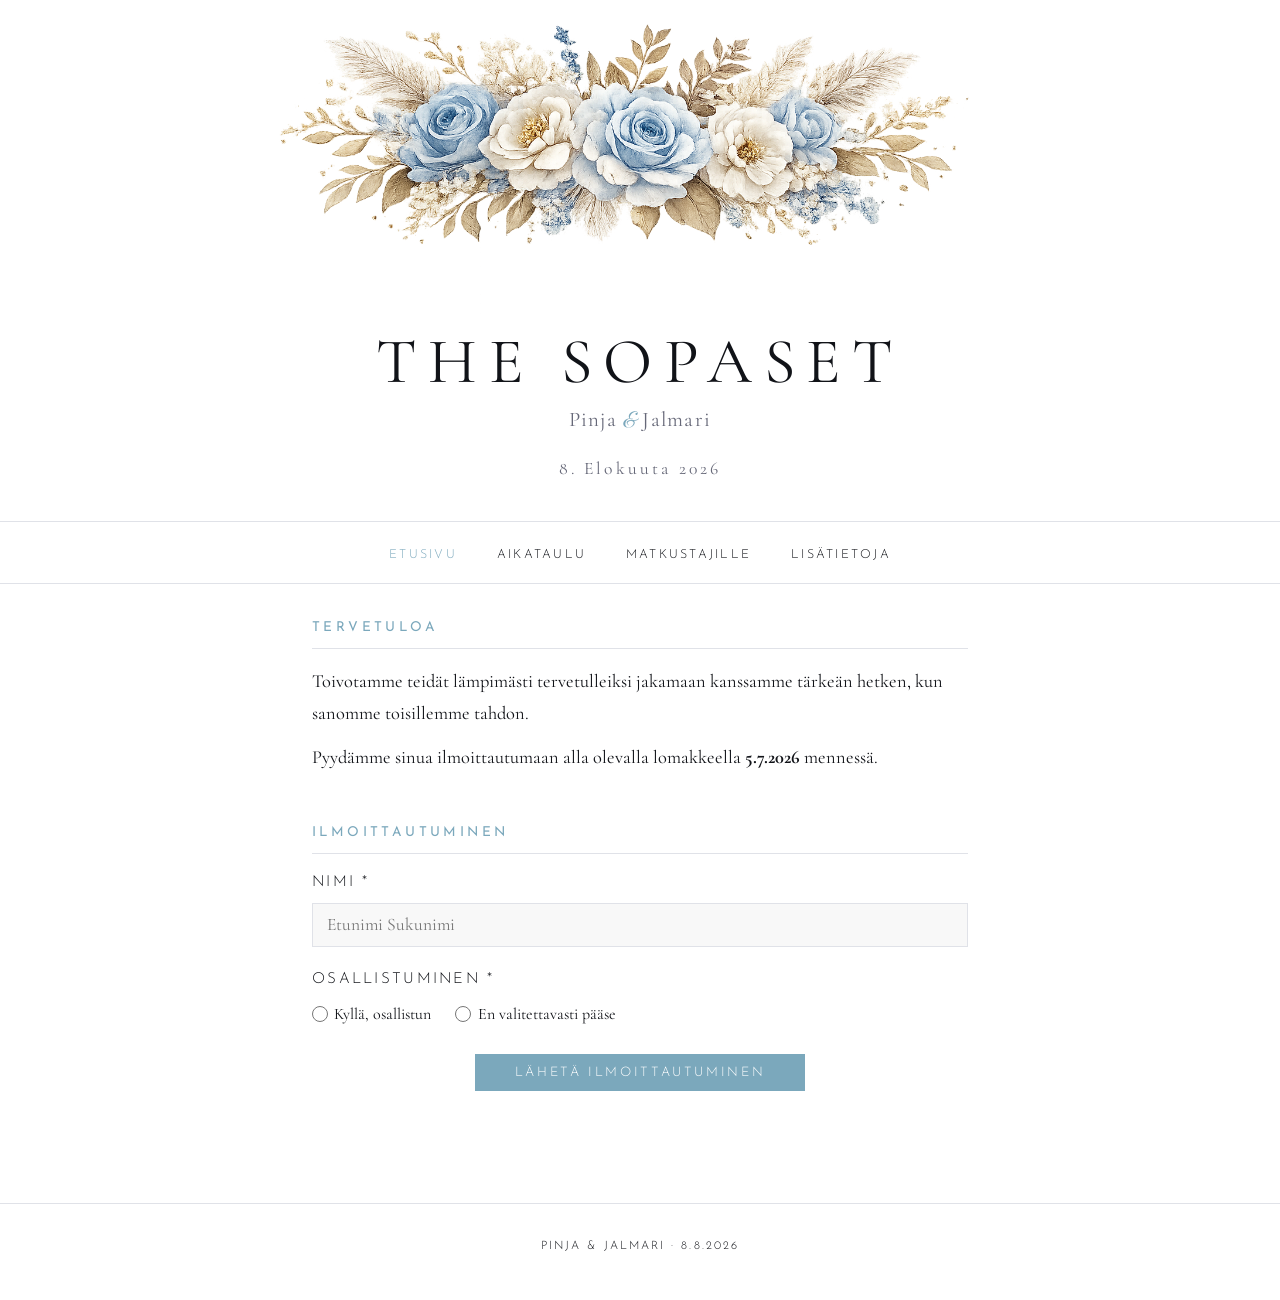
<file: index.html>
<!DOCTYPE html>
<html lang="fi">
  <head>
    <meta charset="UTF-8" />
    <meta name="viewport" content="width=device-width, initial-scale=1.0" />
    <title>The Sopaset</title>
    <meta name="robots" content="noindex, nofollow" />
    <meta property="og:type" content="website" />
    <meta property="og:title" content="The Sopaset – Pinja &amp; Jalmari" />
    <meta property="og:description" content="Pinja &amp; Jalmari, 8.8.2026, Kuopio. Tervetuloa juhlimaan kanssamme!" />
    <meta property="og:image" content="https://wedding.sopaset.fi/img/flowers2.png" />
    <meta property="og:url" content="https://wedding.sopaset.fi/" />
  <link rel="icon" type="image/svg+xml" href="img/favicon.svg?v=2" />
    <link rel="preconnect" href="https://fonts.googleapis.com" />
    <link rel="preconnect" href="https://fonts.gstatic.com" crossorigin />
    <link
      href="https://fonts.googleapis.com/css2?family=Cormorant+Garamond:ital,wght@0,300;0,400;0,500;0,600;1,300;1,400&family=Great+Vibes&family=Josefin+Sans:wght@100;300;400&display=swap"
      rel="stylesheet"
    />
    <link rel="stylesheet" href="css/style.css" />
  </head>
  <body>

    <header class="site-header">
      <div class="floral-top">
        <img src="img/flowers2.png" alt="" aria-hidden="true" />
      </div>
      <h1 class="hero-main-title">The Sopaset</h1>
      <p class="site-header-brand">Pinja <span class="hero-and">&amp;</span> Jalmari</p>
      <p class="hero-date">8. elokuuta 2026</p>
    </header>

    <nav>
      <div class="nav-inner">
        <ul class="nav-links">
          <li><a href="index.html" class="active">Etusivu</a></li>
          <li><a href="schedule.html">Aikataulu</a></li>
          <li><a href="travel.html">Matkustajille</a></li>
          <li><a href="info.html">Lisätietoja</a></li>
        </ul>
      </div>
    </nav>

    <main>
      <!-- Welcome section -->
      <section id="welcome">
        <h2>Tervetuloa</h2>
        <p>
          Toivotamme teidät lämpimästi tervetulleiksi jakamaan kanssamme
          tärkeän hetken, kun sanomme toisillemme tahdon.
        </p>
        <p>
          Pyydämme sinua ilmoittautumaan alla olevalla lomakkeella
          <strong>5.7.2026</strong> mennessä.
        </p>

      </section>

      <!-- RSVP section -->
      <section id="rsvp">
        <h2>Ilmoittautuminen</h2>

        <form id="rsvp-form" novalidate>
          <div class="form-group">
            <label for="name">Nimi *</label>
            <input
              type="text"
              id="name"
              name="name"
              required
              autocomplete="name"
              placeholder="Etunimi Sukunimi"
            />
          </div>

          <div class="form-group">
            <label>Osallistuminen *</label>
            <div class="radio-group">
              <label>
                <input type="radio" name="attendance" value="Kyllä, osallistun" required />
                Kyllä, osallistun
              </label>
              <label>
                <input type="radio" name="attendance" value="En valitettavasti pääse" />
                En valitettavasti pääse
              </label>
            </div>
          </div>

          <div id="attendance-details" hidden>
            <div class="form-group">
              <label for="dietary">Ruokavalio / allergiat</label>
              <input
                type="text"
                id="dietary"
                name="dietary"
                placeholder="esim. kasvisruoka, gluteeniton..."
              />
            </div>

            <div class="form-group">
              <label>Seurue</label>
              <div class="radio-group">
                <label>
                  <input type="radio" name="party" value="yksin" checked />
                  Tulen yksin
                </label>
                <label>
                  <input type="radio" name="party" value="seurue" />
                  Tulen seurassa
                </label>
              </div>
            </div>

            <p id="party-hint" class="form-hint" hidden>ⓘ Jos kutsusi sisältää seuralaisia, lisää heidät tähän.</p>

            <div class="form-group" id="party-details-group" hidden>
              <label for="party-details">Seurueen jäsenet ja ruokavaliot</label>
              <textarea
                id="party-details"
                name="party_details"
                rows="4"
                placeholder="Etunimi Sukunimi - Erityisruokavalio/Allergia"
              ></textarea>
            </div>

            <div class="form-group">
              <label for="song">Toivebiisi</label>
              <input
                type="text"
                id="song"
                name="song"
                placeholder="Esittäjä – Kappale"
              />
            </div>
          </div>

          <button type="submit" class="btn">Lähetä ilmoittautuminen</button>
        </form>

        <div id="form-status" class="form-status" role="alert"></div>
      </section>
    </main>

    <footer>
      <p>Pinja &amp; Jalmari &middot; 8.8.2026</p>
    </footer>

    <script src="js/main.js"></script>
  </body>
</html>
</file>
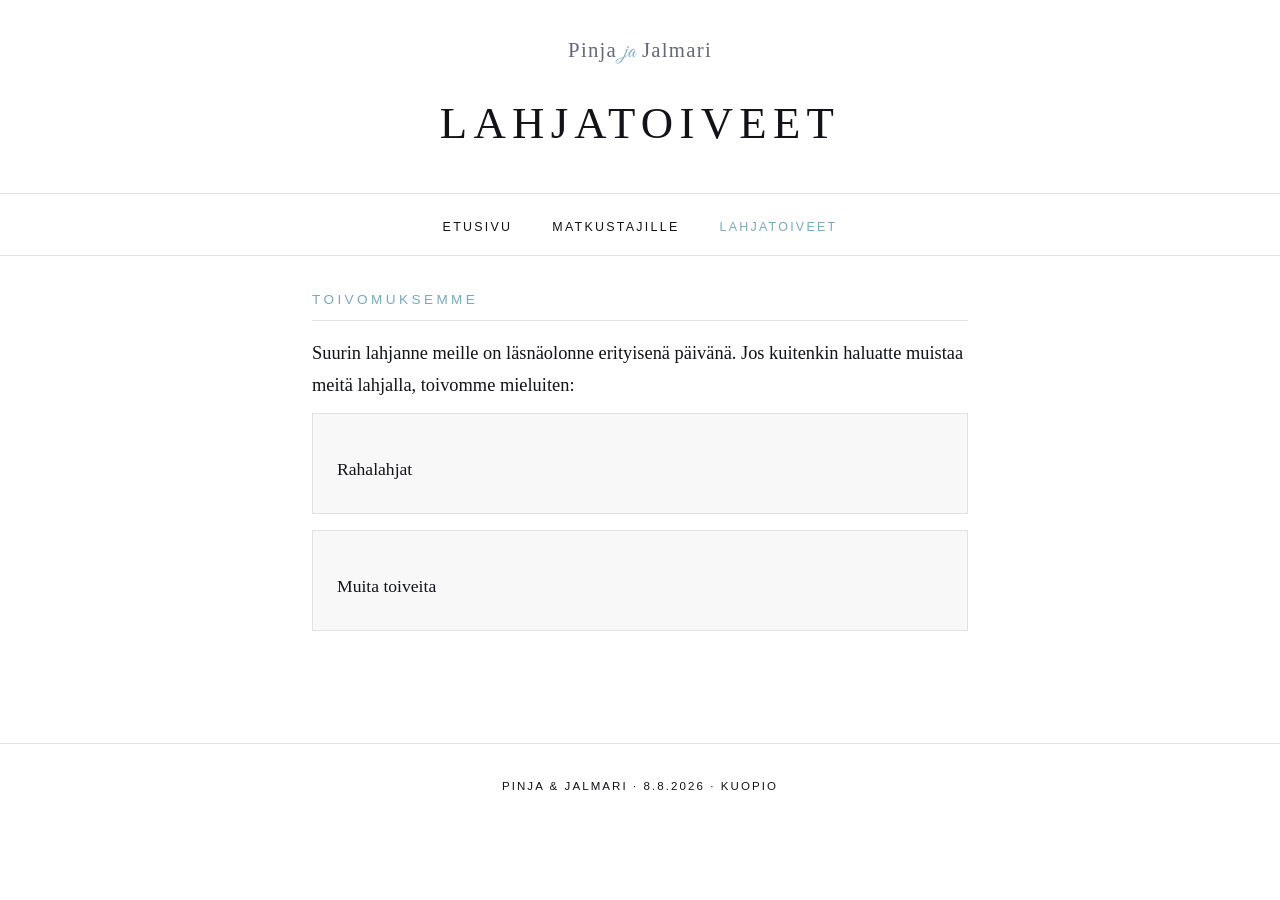
<file: gifts.html>
<!DOCTYPE html>
<html lang="fi">
  <head>
    <meta charset="UTF-8" />
    <meta name="viewport" content="width=device-width, initial-scale=1.0" />
    <title>Lahjatoiveet — Pinja &amp; Jalmari</title>
    <meta name="robots" content="noindex, nofollow" />
    <link rel="preconnect" href="https://fonts.googleapis.com" />
    <link rel="preconnect" href="https://fonts.gstatic.com" crossorigin />
    <link
      href="https://fonts.googleapis.com/css2?family=Playfair+Display:ital,wght@0,400;0,600;1,400&family=Lato:wght@400;700&family=Great+Vibes&display=swap"
      rel="stylesheet"
    />
    <link rel="stylesheet" href="css/style.css" />
  </head>
  <body>

    <header class="site-header site-header--sub">
      <a href="index.html" class="site-header-brand">Pinja <span class="hero-and">ja</span> Jalmari</a>
      <h1 class="subpage-title">Lahjatoiveet</h1>
    </header>

    <nav>
      <div class="nav-inner">
        <ul class="nav-links">
          <li><a href="index.html">Etusivu</a></li>
          <li><a href="travel.html">Matkustajille</a></li>
          <li><a href="gifts.html" class="active">Lahjatoiveet</a></li>
        </ul>
      </div>
    </nav>

    <main>
      <section id="gifts">
        <h2>Toivomuksemme</h2>
        <p>
          Suurin lahjanne meille on läsnäolonne erityisenä päivänä.
          Jos kuitenkin haluatte muistaa meitä lahjalla, toivomme
          mieluiten:
        </p>

        <div class="card">
          <h3>Rahalahjat</h3>
          <p>
            <!-- Tilinumero tai ohjeet rahalahjoja varten -->
          </p>
        </div>

        <div class="card">
          <h3>Muita toiveita</h3>
          <p><!-- Lisää toiveita tähän --></p>
        </div>
      </section>
    </main>

    <footer>
      <p>Pinja &amp; Jalmari &middot; 8.8.2026 &middot; Kuopio</p>
    </footer>
  </body>
</html>
</file>
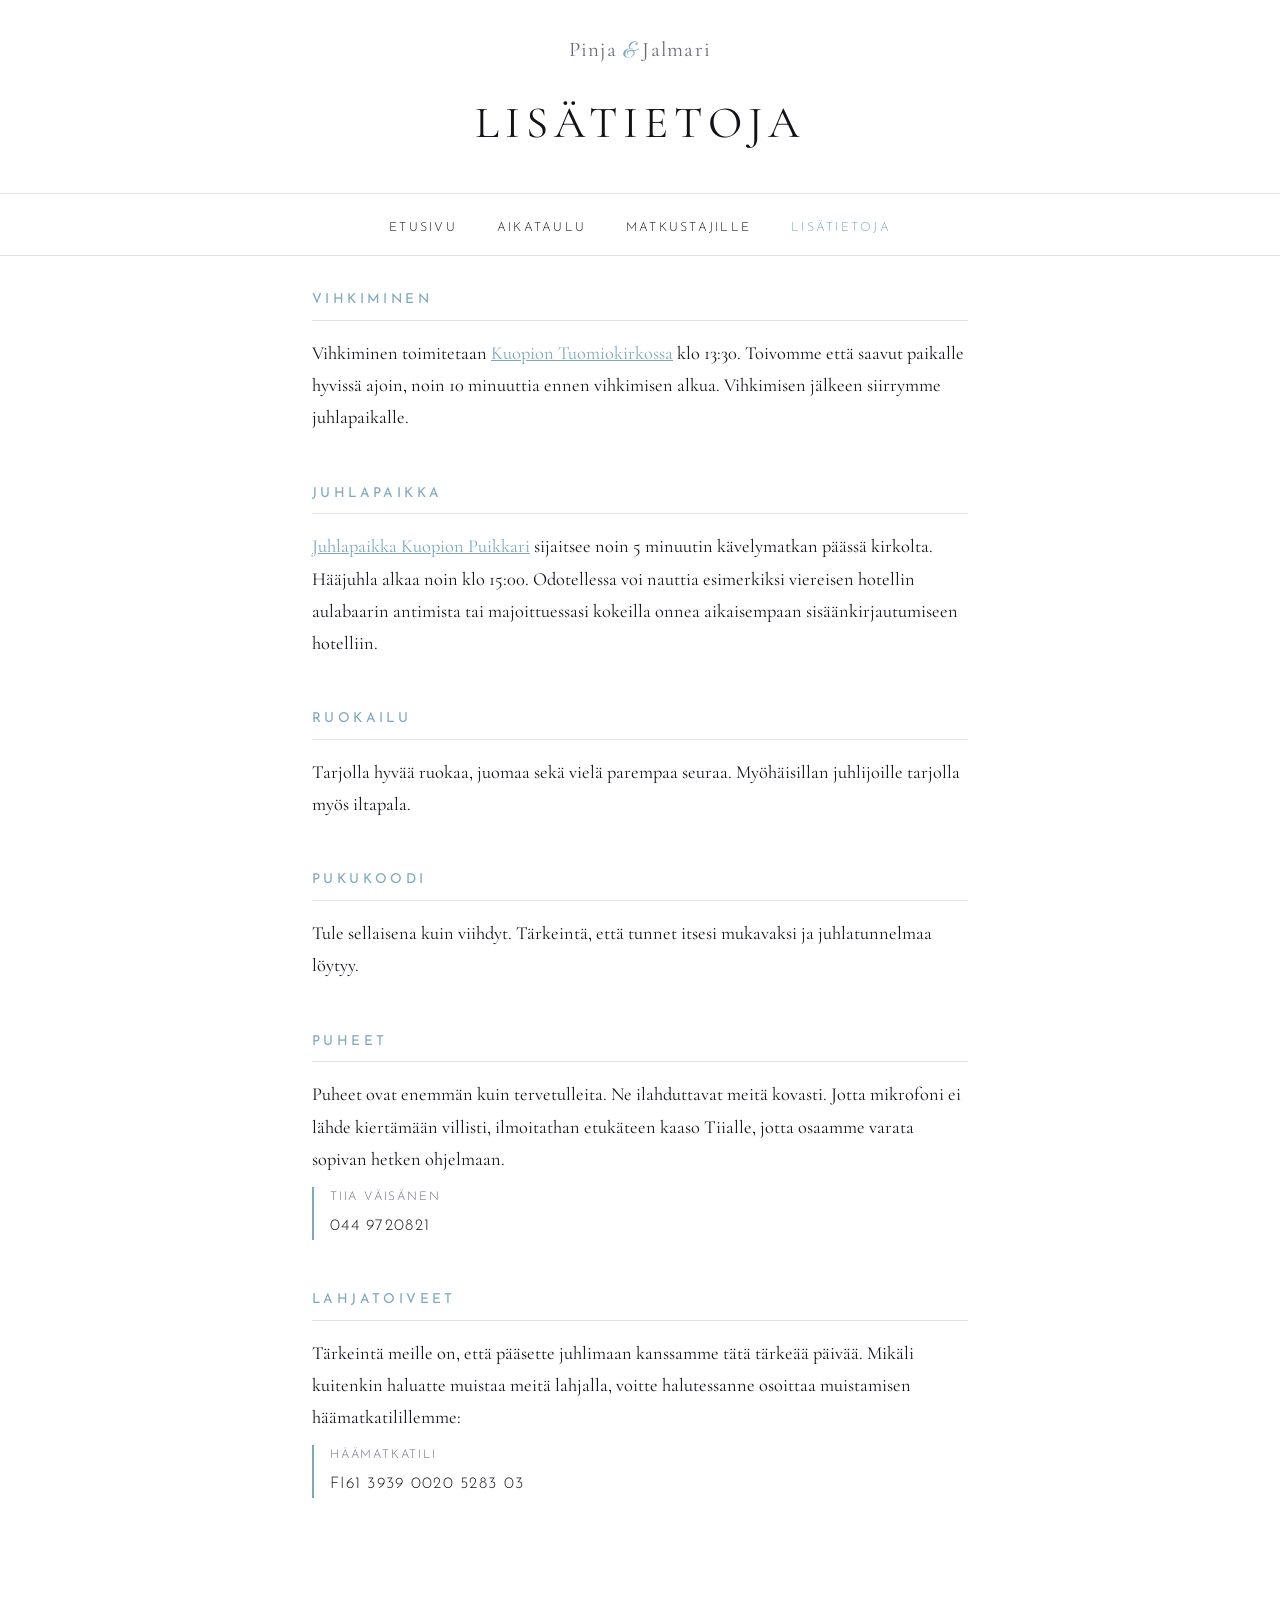
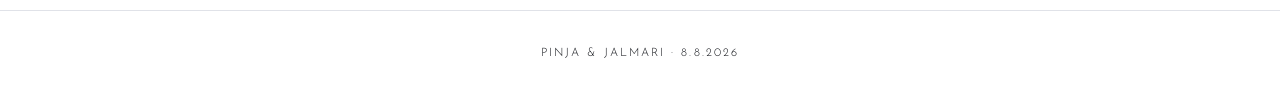
<file: info.html>
<!DOCTYPE html>
<html lang="fi">
  <head>
    <meta charset="UTF-8" />
    <meta name="viewport" content="width=device-width, initial-scale=1.0" />
    <title>The Sopaset – Lisätietoja</title>
    <meta name="robots" content="noindex, nofollow" />
    <meta property="og:type" content="website" />
    <meta property="og:title" content="The Sopaset – Lisätietoja" />
    <meta property="og:description" content="Käytännön tietoa häistä: lahjatoiveet ja muuta hyödyllistä." />
    <meta property="og:image" content="https://wedding.sopaset.fi/img/flowers2.png" />
    <meta property="og:url" content="https://wedding.sopaset.fi/info.html" />
    <link rel="icon" type="image/svg+xml" href="img/favicon.svg?v=2" />
    <link rel="preconnect" href="https://fonts.googleapis.com" />
    <link rel="preconnect" href="https://fonts.gstatic.com" crossorigin />
    <link
      href="https://fonts.googleapis.com/css2?family=Cormorant+Garamond:ital,wght@0,300;0,400;0,500;0,600;1,300;1,400&family=Great+Vibes&family=Josefin+Sans:wght@100;300;400&display=swap"
      rel="stylesheet"
    />
    <link rel="stylesheet" href="css/style.css" />
  </head>
  <body>

    <header class="site-header site-header--sub">
      <a href="index.html" class="site-header-brand">Pinja <span class="hero-and">&amp;</span> Jalmari</a>
      <h1 class="subpage-title">Lisätietoja</h1>
    </header>

    <nav>
      <div class="nav-inner">
        <ul class="nav-links">
          <li><a href="index.html">Etusivu</a></li>
          <li><a href="schedule.html">Aikataulu</a></li>
          <li><a href="travel.html">Matkustajille</a></li>
          <li><a href="info.html" class="active">Lisätietoja</a></li>
        </ul>
      </div>
    </nav>

    <main>
      <section id="ceremony-info">
        <h2>Vihkiminen</h2>
        <p>
          Vihkiminen toimitetaan <a href="travel.html#ceremony">Kuopion Tuomiokirkossa</a> klo 13:30.
          Toivomme että saavut paikalle hyvissä ajoin, noin 10 minuuttia ennen vihkimisen alkua.
          Vihkimisen jälkeen siirrymme juhlapaikalle.
        </p>
      </section>

      <section id="venue-info">
        <h2>Juhlapaikka</h2>
        <p>
          <a href="travel.html#venue">Juhlapaikka Kuopion Puikkari</a> sijaitsee noin 5 minuutin kävelymatkan päässä kirkolta.
          Hääjuhla alkaa noin klo 15:00. Odotellessa voi nauttia esimerkiksi viereisen hotellin
          aulabaarin antimista tai majoittuessasi kokeilla onnea aikaisempaan sisäänkirjautumiseen hotelliin.
        </p>
      </section>

      <section id="dining">
        <h2>Ruokailu</h2>
        <p>
          Tarjolla hyvää ruokaa, juomaa sekä vielä parempaa seuraa.
          Myöhäisillan juhlijoille tarjolla myös iltapala.
        </p>
      </section>

      <section id="dresscode">
        <h2>Pukukoodi</h2>
        <p>
          Tule sellaisena kuin viihdyt. Tärkeintä, että tunnet itsesi mukavaksi
          ja juhlatunnelmaa löytyy.
        </p>
      </section>

      <section id="speeches">
        <h2>Puheet</h2>
        <p>
          Puheet ovat enemmän kuin tervetulleita. Ne ilahduttavat meitä kovasti.
          Jotta mikrofoni ei lähde kiertämään villisti, ilmoitathan etukäteen
          kaaso Tiialle, jotta osaamme varata sopivan hetken ohjelmaan.
        </p>
        <div class="iban-option-b">
          <p class="iban-label">Tiia Väisänen</p>
          <p class="iban-number">044 9720821</p>
        </div>
      </section>

      <section id="gifts">
        <h2>Lahjatoiveet</h2>
        <p>
          Tärkeintä meille on, että pääsette juhlimaan kanssamme tätä tärkeää päivää.
          Mikäli kuitenkin haluatte muistaa meitä lahjalla, voitte halutessanne
          osoittaa muistamisen häämatkatilillemme:
        </p>

        <div class="iban-option-b">
          <p class="iban-label">Häämatkatili</p>
          <p class="iban-number">FI61 3939 0020 5283 03</p>
        </div>
      </section>
    </main>

    <footer>
      <p>Pinja &amp; Jalmari &middot; 8.8.2026</p>
    </footer>
  </body>
</html>
</file>
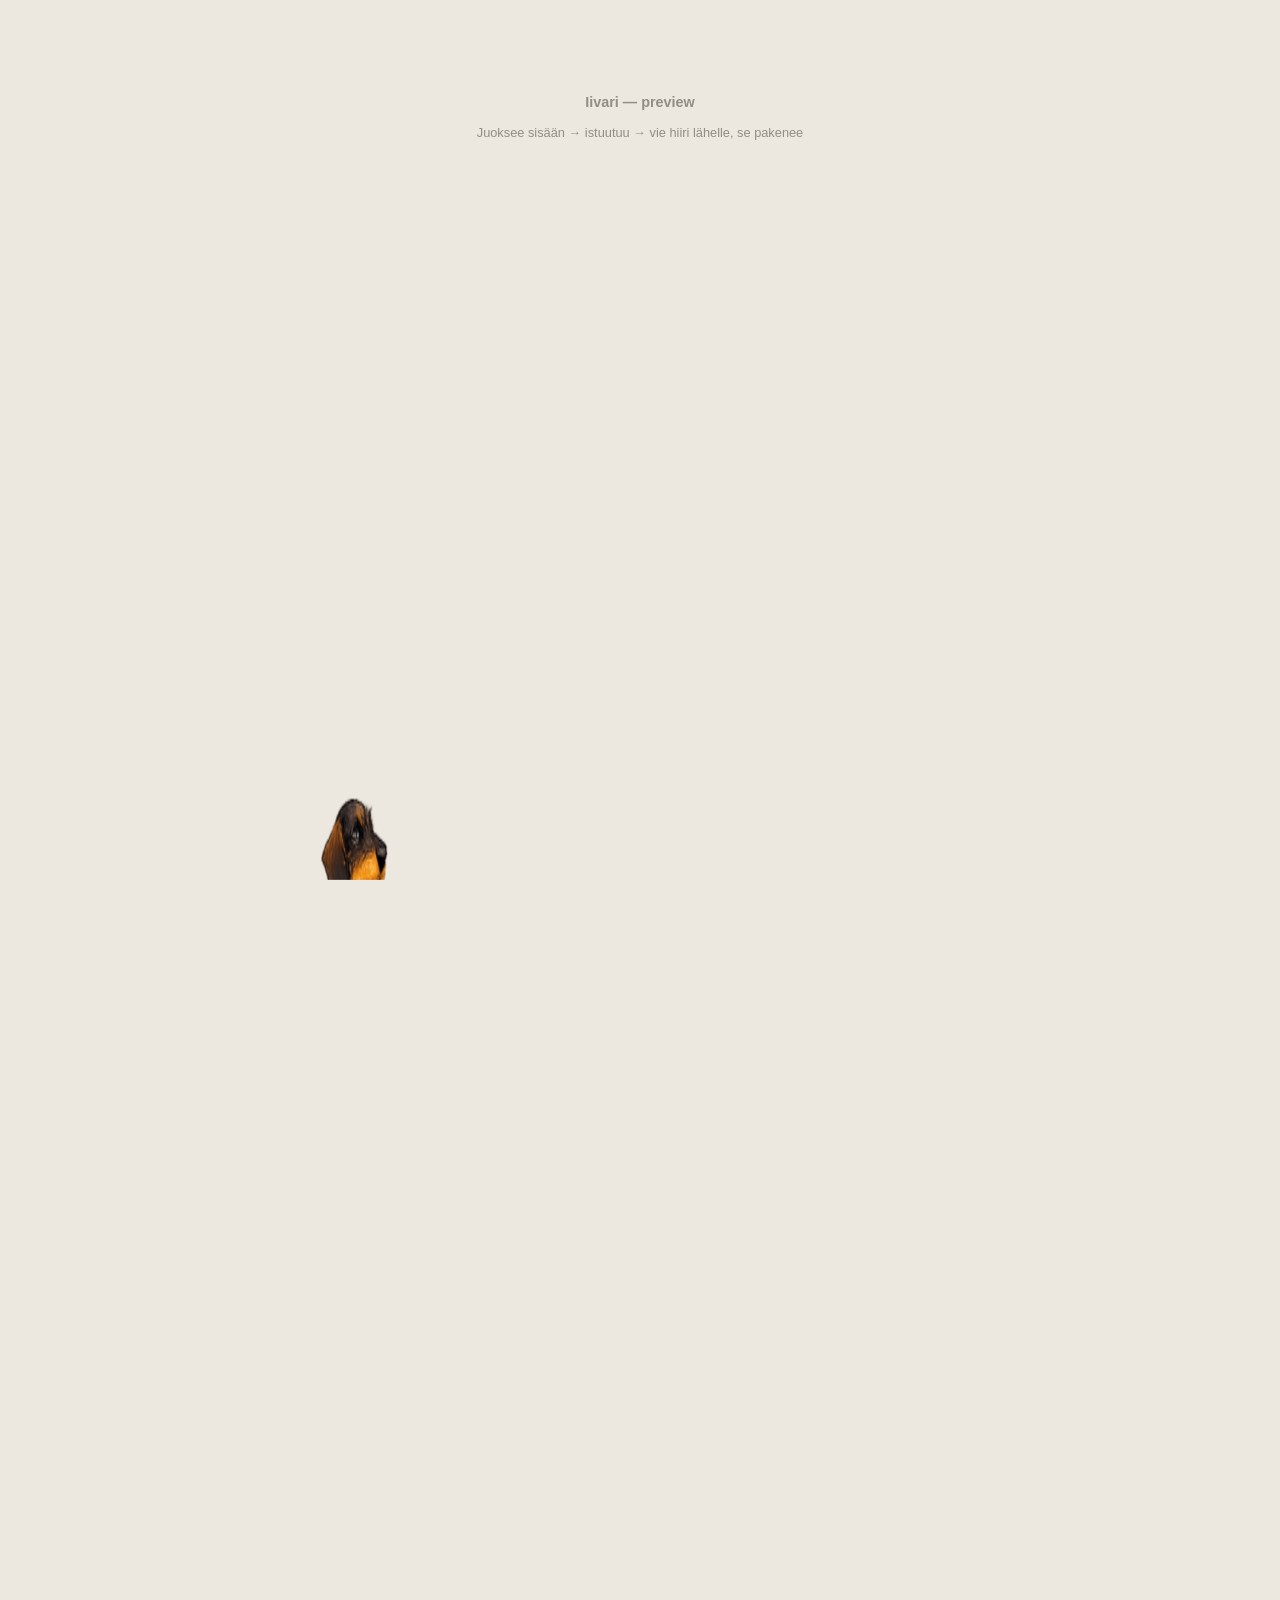
<file: preview-dog.html>
<!DOCTYPE html>
<html lang="fi">
<head>
  <meta charset="UTF-8" />
  <title>Iivari — preview</title>
  <style>
    body {
      background: #ece7df;
      height: 200vh;
      margin: 0;
      font-family: sans-serif;
      display: flex;
      justify-content: center;
      padding-top: 80px;
      color: #3a3530;
    }
    .info {
      text-align: center;
      opacity: 0.5;
      font-size: 0.9rem;
      pointer-events: none;
    }

    /*
      Clean spritesheet: 2060 × 678 px
      Layout: 5 columns × 3 rows = 15 frames
      Frame size: 412 × 226 px
      Display at 130px tall:
        scale = 130/226 = 0.5752
        → frame display: 237 × 130 px
        → full bg: 1185 × 390 px
    */
    #dog {
      position: fixed;
      bottom: 20px;
      left: -260px;
      width: 237px;
      height: 130px;
      background-image: url('img/iivari-spritesheet-clean.png');
      background-size: 1185px 390px;
      background-position: 0 0;
      background-repeat: no-repeat;
    }

    /* Walking animation: cycle through 5 frames of row 1 */
    #dog.walking {
      animation: walk-cycle 0.5s steps(5) infinite;
    }
    @keyframes walk-cycle {
      from { background-position-x: 0; }
      to   { background-position-x: -1185px; }  /* 5 × 237px */
    }

    /* Sitting: row 2 (y = -130px), still frame */
    #dog.sitting {
      background-position: 0 -130px;
      animation: sit-bob 2.8s ease-in-out infinite;
    }
    @keyframes sit-bob {
      0%,100% { transform: translateY(0); }
      50%      { transform: translateY(-4px); }
    }

    /* Flip when going left */
    #dog.flip {
      transform: scaleX(-1);
    }
    #dog.sitting.flip {
      transform: scaleX(-1) translateY(0);
    }
  </style>
</head>
<body>
  <div class="info">
    <p><strong>Iivari — preview</strong></p>
    <p style="margin-top:8px; font-size:0.8rem">
      Juoksee sisään → istuutuu → vie hiiri lähelle, se pakenee
    </p>
  </div>

  <div id="dog"></div>

  <script>
    const dog = document.getElementById('dog');

    let posX       = -260;
    let targetX    = 0;
    let speed      = 300;     // px/s
    let state      = 'running'; // running | sitting | fleeing
    let facingRight = true;
    let lastTs     = null;

    function pickRestSpot() {
      return Math.floor(window.innerWidth * (0.15 + Math.random() * 0.55));
    }

    function setFacing(right) {
      facingRight = right;
      updateClasses();
    }

    function updateClasses() {
      dog.className = '';
      if (state === 'sitting') {
        dog.classList.add('sitting');
      } else {
        dog.classList.add('walking');
      }
      if (!facingRight) dog.classList.add('flip');
    }

    // Start
    posX    = -260;
    targetX = pickRestSpot();
    setFacing(true);
    updateClasses();

    function loop(ts) {
      if (!lastTs) lastTs = ts;
      const dt = Math.min((ts - lastTs) / 1000, 0.05);
      lastTs = ts;

      if (state === 'running' || state === 'fleeing') {
        const dir  = targetX > posX ? 1 : -1;
        const step = speed * dt;

        if (Math.abs(targetX - posX) <= step) {
          posX = targetX;
          dog.style.left = posX + 'px';

          if (state === 'fleeing') {
            // Reappear from opposite side
            if (facingRight) {
              posX = window.innerWidth + 10;
              setFacing(false);
            } else {
              posX = -260;
              setFacing(true);
            }
            targetX = pickRestSpot();
            state   = 'running';
            speed   = 300;
          } else {
            state = 'sitting';
          }
          updateClasses();
        } else {
          posX += dir * step;
          setFacing(dir > 0);
          dog.style.left = posX + 'px';
        }
      }

      requestAnimationFrame(loop);
    }

    requestAnimationFrame(loop);

    // Cursor proximity
    document.addEventListener('mousemove', (e) => {
      if (state !== 'sitting') return;

      const rect  = dog.getBoundingClientRect();
      const dogCX = rect.left + rect.width / 2;
      const dogCY = rect.top  + rect.height / 2;
      const dist  = Math.hypot(e.clientX - dogCX, e.clientY - dogCY);

      if (dist < 120) {
        state = 'fleeing';
        speed = 500;
        // Flee away from cursor
        if (e.clientX > dogCX) {
          setFacing(false);
          targetX = -110;
        } else {
          setFacing(true);
          targetX = window.innerWidth + 10;
        }
        updateClasses();
      }
    });
  </script>
</body>
</html>
</file>
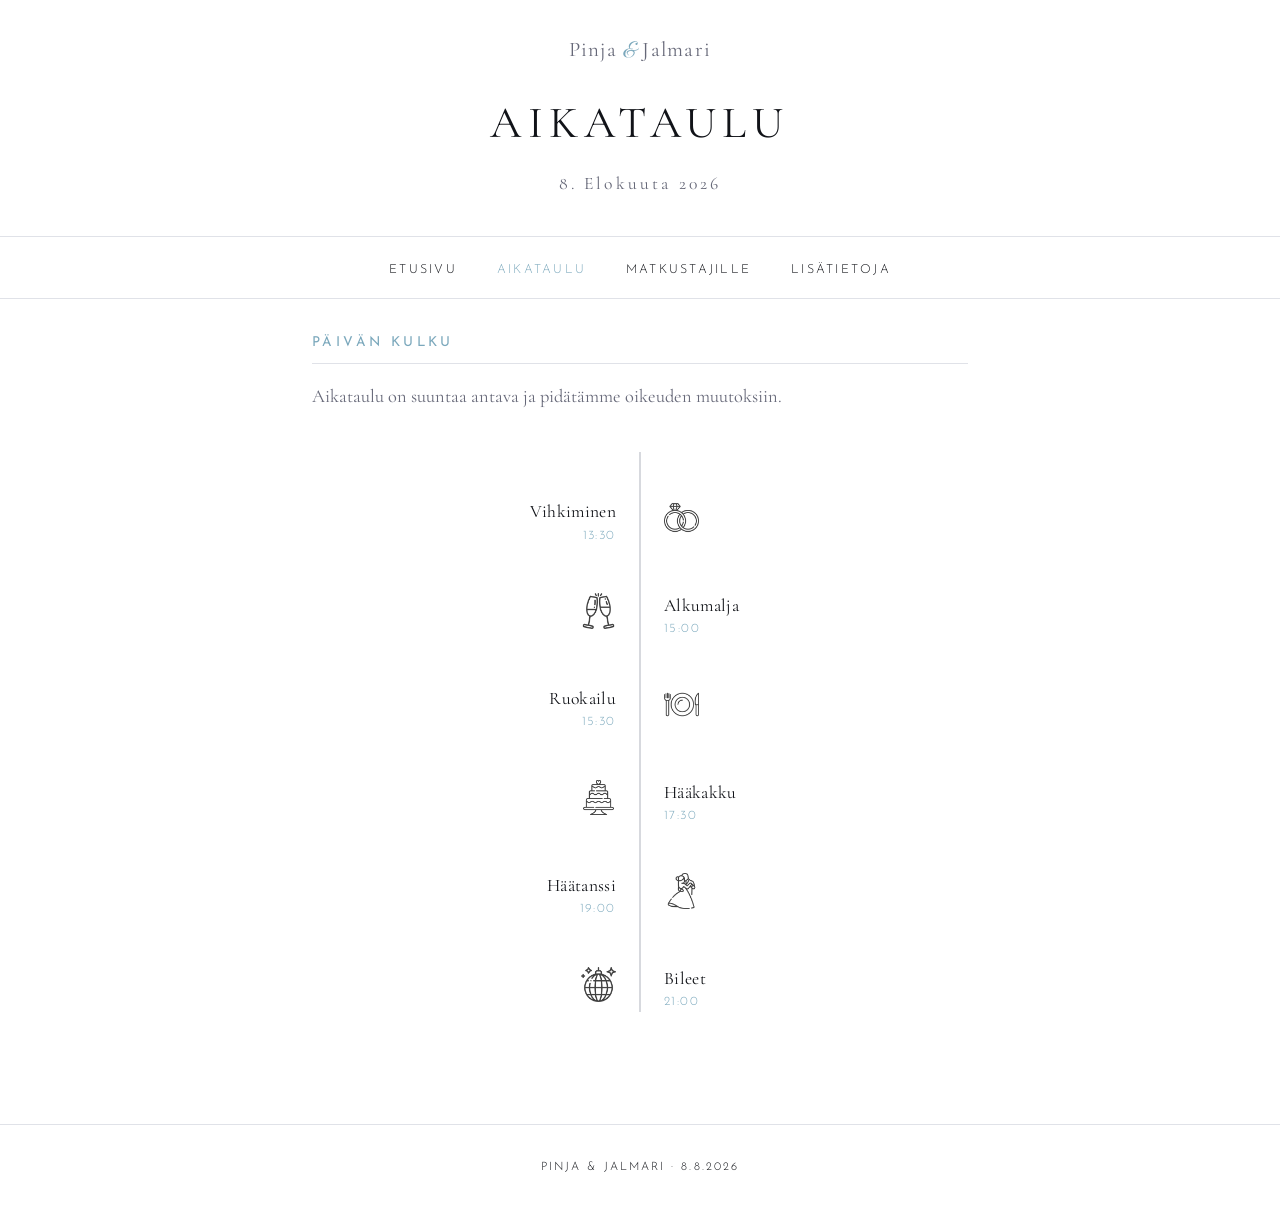
<file: schedule.html>
<!DOCTYPE html>
<html lang="fi">
  <head>
    <meta charset="UTF-8" />
    <meta name="viewport" content="width=device-width, initial-scale=1.0" />
    <title>The Sopaset – Aikataulu</title>
    <meta name="robots" content="noindex, nofollow" />
    <meta property="og:type" content="website" />
    <meta property="og:title" content="The Sopaset – Aikataulu" />
    <meta property="og:description" content="Päivän aikataulu: Vihkiminen, alkumalja, ruokailu, hääkakku, häätanssi ja bileet." />
    <meta property="og:image" content="https://wedding.sopaset.fi/img/flowers2.png" />
    <meta property="og:url" content="https://wedding.sopaset.fi/schedule.html" />
    <link rel="icon" type="image/svg+xml" href="img/favicon.svg?v=2" />
    <link rel="preconnect" href="https://fonts.googleapis.com" />
    <link rel="preconnect" href="https://fonts.gstatic.com" crossorigin />
    <link
      href="https://fonts.googleapis.com/css2?family=Cormorant+Garamond:ital,wght@0,300;0,400;0,500;0,600;1,300;1,400&family=Great+Vibes&family=Josefin+Sans:wght@100;300;400&display=swap"
      rel="stylesheet"
    />
    <link rel="stylesheet" href="css/style.css" />
  </head>
  <body>

    <header class="site-header site-header--sub">
      <a href="index.html" class="site-header-brand">Pinja <span class="hero-and">&amp;</span> Jalmari</a>
      <h1 class="subpage-title">Aikataulu</h1>
      <p class="hero-date">8. elokuuta 2026</p>
    </header>

    <nav>
      <div class="nav-inner">
        <ul class="nav-links">
          <li><a href="index.html">Etusivu</a></li>
          <li><a href="schedule.html" class="active">Aikataulu</a></li>
          <li><a href="travel.html">Matkustajille</a></li>
          <li><a href="info.html">Lisätietoja</a></li>
        </ul>
      </div>
    </nav>

    <main>
      <section id="schedule">
        <h2>Päivän kulku</h2>
        <p class="schedule-note">Aikataulu on suuntaa antava ja pidätämme oikeuden muutoksiin.</p>

        <div class="timeline">

          <div class="timeline-item">
            <div class="timeline-text">
              <span class="timeline-event"><a href="info.html#ceremony-info">Vihkiminen</a></span>
              <span class="timeline-time">13:30</span>
            </div>
            <div class="timeline-dot"></div>
            <div class="timeline-icon">
              <img src="img/icons/rings.png" alt="Vihkiminen" />
            </div>
          </div>

          <div class="timeline-item">
            <div class="timeline-text">
              <span class="timeline-event"><a href="info.html#venue-info">Alkumalja</a></span>
              <span class="timeline-time">15:00</span>
            </div>
            <div class="timeline-dot"></div>
            <div class="timeline-icon">
              <img src="img/icons/cheers.png" alt="Alkumalja" />
            </div>
          </div>

          <div class="timeline-item">
            <div class="timeline-text">
              <span class="timeline-event"><a href="info.html#dining">Ruokailu</a></span>
              <span class="timeline-time">15:30</span>
            </div>
            <div class="timeline-dot"></div>
            <div class="timeline-icon">
              <img src="img/icons/dinner.png" alt="Ruokailu" />
            </div>
          </div>

          <div class="timeline-item">
            <div class="timeline-text">
              <span class="timeline-event">Hääkakku</span>
              <span class="timeline-time">17:30</span>
            </div>
            <div class="timeline-dot"></div>
            <div class="timeline-icon">
              <img src="img/icons/cake.png" alt="Hääkakku" />
            </div>
          </div>

          <div class="timeline-item">
            <div class="timeline-text">
              <span class="timeline-event">Häätanssi</span>
              <span class="timeline-time">19:00</span>
            </div>
            <div class="timeline-dot"></div>
            <div class="timeline-icon">
              <img src="img/icons/dance.png" alt="Häätanssi" />
            </div>
          </div>

          <div class="timeline-item">
            <div class="timeline-text">
              <span class="timeline-event">Bileet</span>
              <span class="timeline-time">21:00</span>
            </div>
            <div class="timeline-dot"></div>
            <div class="timeline-icon">
              <img src="img/icons/disco.png" alt="Bileet" />
            </div>
          </div>

        </div>
      </section>
    </main>

    <footer>
      <p>Pinja &amp; Jalmari &middot; 8.8.2026</p>
    </footer>

    <script src="js/dog.js"></script>
  </body>
</html>
</file>
<file: css/style.css>
/* =========================================
   CSS Custom Properties
   ========================================= */
:root {
  --color-primary: #7ba8bc;
  --color-accent: #a8c8d8;
  --color-bg: #ffffff;
  --color-surface: #f8f8f8;
  --color-text: #111318;
  --color-text-muted: #666878;
  --color-border: #e0e2e8;

  --font-heading: 'Cormorant Garamond', serif;
  --font-script: 'Great Vibes', cursive;
  --font-body: 'Cormorant Garamond', serif;
  --font-ui: 'Josefin Sans', sans-serif;

  --max-width: 720px;
  --spacing: 2rem;
}

/* =========================================
   Reset & Base
   ========================================= */
*, *::before, *::after {
  box-sizing: border-box;
  margin: 0;
  padding: 0;
}

html {
  font-size: 16px;
  scroll-behavior: smooth;
}

body {
  background-color: var(--color-bg);
  color: var(--color-text);
  font-family: var(--font-body);
  font-size: 1.15rem;
  font-weight: 400;
  line-height: 1.75;
}

a {
  color: var(--color-primary);
  text-decoration: underline;
}

a:hover {
  color: var(--color-text);
}

img {
  max-width: 100%;
}

/* =========================================
   Site Header (floral + names)
   ========================================= */
.site-header {
  text-align: center;
  background-color: var(--color-bg);
  padding-bottom: 1.5rem;
}

.floral-top {
  width: 100%;
  max-width: 900px;
  margin: 0 auto;
  line-height: 0;
  height: 320px;
  overflow: hidden;
}

.floral-top img {
  width: 100%;
  height: 100%;
  object-fit: cover;
  object-position: center center;
  mix-blend-mode: multiply;
  display: block;
}

.hero-main-title {
  font-family: var(--font-heading);
  font-size: clamp(2.4rem, 8vw, 4rem);
  font-weight: 400;
  letter-spacing: 0.18em;
  text-transform: uppercase;
  color: var(--color-text);
  line-height: 1.05;
  margin-top: 0.5rem;
  margin-bottom: 0.4rem;
}

.hero-names-sub {
  font-size: 0.9rem;
  letter-spacing: 0.14em;
  text-transform: uppercase;
  color: var(--color-text-muted);
  margin-bottom: 0.5rem;
}

.hero-and {
  font-family: var(--font-script);
  font-size: clamp(1.5rem, 4vw, 2.2rem);
  color: var(--color-primary);
  font-weight: 400;
  line-height: 1.5;
  letter-spacing: 0;
  text-transform: none;
  vertical-align: middle;
}

.hero-date {
  font-size: 1.1rem;
  color: var(--color-text-muted);
  letter-spacing: 0.18em;
  text-transform: capitalize;
}

/* Subpage header */
.site-header--sub {
  padding-top: 2rem;
}

.site-header-brand {
  display: inline-block;
  font-family: var(--font-heading);
  font-size: 1.3rem;
  color: var(--color-text-muted);
  text-decoration: none;
  letter-spacing: 0.06em;
  margin-bottom: 1rem;
}

.site-header-brand .hero-and {
  font-size: 1.3rem;
  line-height: 1;
}

.subpage-title {
  font-family: var(--font-heading);
  font-size: clamp(1.8rem, 5vw, 2.8rem);
  font-weight: 400;
  letter-spacing: 0.14em;
  text-transform: uppercase;
  color: var(--color-text);
  margin-bottom: 0.4rem;
}

/* =========================================
   Navigation
   ========================================= */
nav {
  background-color: var(--color-bg);
  border-top: 1px solid var(--color-border);
  border-bottom: 1px solid var(--color-border);
  padding: 0.9rem var(--spacing);
}

.nav-inner {
  max-width: var(--max-width);
  margin: 0 auto;
  display: flex;
  justify-content: center;
  align-items: center;
}

.nav-links {
  list-style: none;
  display: flex;
  gap: 2.5rem;
}

.nav-links a {
  font-family: var(--font-ui);
  font-weight: 300;
  color: var(--color-text);
  text-decoration: none;
  font-size: 0.78rem;
  letter-spacing: 0.18em;
  text-transform: uppercase;
  transition: color 0.2s;
}

.nav-links a:hover,
.nav-links a.active {
  color: var(--color-primary);
}

/* =========================================
   Main content
   ========================================= */
main {
  max-width: var(--max-width);
  margin: 0 auto;
  padding: var(--spacing);
}

section {
  margin-bottom: 3rem;
}

h2 {
  font-family: var(--font-ui);
  font-size: 0.85rem;
  font-weight: 400;
  color: var(--color-primary);
  margin-bottom: 1rem;
  padding-bottom: 0.5rem;
  border-bottom: 1px solid var(--color-border);
  letter-spacing: 0.25em;
  text-transform: uppercase;
}

h3 {
  font-family: var(--font-heading);
  font-size: 1.1rem;
  font-weight: 400;
  color: var(--color-text);
  margin-bottom: 0.5rem;
  margin-top: 1.25rem;
}

p {
  margin-bottom: 0.75rem;
  color: var(--color-text);
}

/* =========================================
   RSVP Form
   ========================================= */
.form-group {
  margin-bottom: 1.25rem;
}

label {
  display: block;
  font-family: var(--font-ui);
  font-size: 0.95rem;
  font-weight: 300;
  margin-bottom: 0.4rem;
  color: var(--color-text);
  letter-spacing: 0.15em;
  text-transform: uppercase;
}

input[type="text"],
input[type="email"],
textarea,
select {
  width: 100%;
  padding: 0.65rem 0.85rem;
  border: 1px solid var(--color-border);
  border-radius: 0;
  background: var(--color-surface);
  font-family: var(--font-body);
  font-size: 1.1rem;
  color: var(--color-text);
  transition: border-color 0.2s;
}

input[type="text"]:focus,
input[type="email"]:focus,
textarea:focus,
select:focus {
  outline: none;
  border-color: var(--color-primary);
}

textarea {
  resize: vertical;
  min-height: 100px;
}

.radio-group {
  display: flex;
  gap: 1.5rem;
  margin-top: 0.25rem;
}

.radio-group label {
  display: flex;
  align-items: center;
  gap: 0.4rem;
  font-family: var(--font-body);
  font-size: 1rem;
  font-weight: 400;
  text-transform: none;
  letter-spacing: 0;
  cursor: pointer;
}

.radio-group input[type="radio"] {
  accent-color: var(--color-primary);
  width: 1rem;
  height: 1rem;
}

.btn {
  display: block;
  margin: 0 auto;
  padding: 0.75rem 2.5rem;
  background-color: var(--color-primary);
  color: #fff;
  border: none;
  font-family: var(--font-ui);
  font-weight: 300;
  font-size: 0.82rem;
  letter-spacing: 0.2em;
  text-transform: uppercase;
  cursor: pointer;
  transition: background-color 0.2s;
}

.btn:hover {
  background-color: var(--color-accent);
}

.btn:disabled {
  opacity: 0.6;
  cursor: not-allowed;
}

.form-hint {
  font-size: 0.92rem;
  color: #9496a1;
  margin-bottom: 1rem;
}

.form-status {
  margin-top: 1rem;
  padding: 0.75rem 1rem;
  font-size: 0.95rem;
  display: none;
}

.form-status.success {
  background-color: #edf7ed;
  color: #2e6b30;
  border: 1px solid #b5dfb6;
  display: block;
}

.form-status.error {
  background-color: #fdecea;
  color: #7d1f1f;
  border: 1px solid #f5b8b5;
  display: block;
}

/* =========================================
   Info cards
   ========================================= */
.card {
  background: var(--color-surface);
  border: 1px solid var(--color-border);
  padding: 1.25rem 1.5rem;
  margin-bottom: 1rem;
}

.card p:last-child {
  margin-bottom: 0;
}

.iban-option-b {
  border-left: 2px solid var(--color-primary);
  padding-left: 1rem;
  margin-bottom: 1.5rem;
}

.iban-label {
  font-family: var(--font-ui);
  font-size: 0.75rem;
  font-weight: 300;
  letter-spacing: 0.15em;
  text-transform: uppercase;
  color: var(--color-text-muted);
  margin-bottom: 0.25rem;
}

.iban-number {
  font-family: var(--font-ui);
  font-size: 1rem;
  font-weight: 300;
  letter-spacing: 0.08em;
  margin-bottom: 0;
}

/* =========================================
   Iivari
   ========================================= */
#iivari {
  position: fixed;
  bottom: 20px;
  left: -270px;
  width: 300px;
  height: 175px;
  background-image: url('../img/iivari-spritesheet-clean.png');
  background-size: 1500px 175px;
  background-position: 0 0;
  background-repeat: no-repeat;
  pointer-events: none;
  z-index: 999;
}

#iivari.iivari-walking {
  animation: iivari-walk 0.5s steps(5) infinite;
  pointer-events: none;
}
#iivari.iivari-sitting {
  background-image: url('../img/iivari-sitting-clean.png');
  background-size: 1500px 175px;
  background-position: 0 0;
  animation: iivari-bob 2.8s ease-in-out infinite;
  pointer-events: auto;
  cursor: pointer;
}
#iivari.iivari-flip {
  transform: scaleX(-1);
}
#iivari.iivari-sitting.iivari-flip {
  animation: iivari-bob-flip 2.8s ease-in-out infinite;
}
#iivari.iivari-sitting.iivari-wagging {
  animation: iivari-bob 2.8s ease-in-out infinite,
             iivari-wag-cycle 0.55s steps(5) 1 forwards;
}
#iivari.iivari-sitting.iivari-flip.iivari-wagging {
  animation: iivari-bob-flip 2.8s ease-in-out infinite,
             iivari-wag-cycle 0.55s steps(5) 1 forwards;
}

section:target {
  animation: section-highlight 2.5s ease-out;
}

@keyframes section-highlight {
  0%   { background-color: rgba(123, 168, 188, 0.15); }
  100% { background-color: transparent; }
}

@keyframes iivari-walk {
  from { background-position-x: 0; }
  to   { background-position-x: -1500px; }
}
@keyframes iivari-bob {
  0%,100% { transform: translateY(0); }
  50%     { transform: translateY(-4px); }
}
@keyframes iivari-bob-flip {
  0%,100% { transform: scaleX(-1) translateY(0); }
  50%     { transform: scaleX(-1) translateY(-4px); }
}
@keyframes iivari-wag-cycle {
  from { background-position-x: 0; }
  to   { background-position-x: -1500px; }
}

/* =========================================
   Footer
   ========================================= */
footer {
  text-align: center;
  padding: 2rem var(--spacing);
  font-family: var(--font-ui);
  font-weight: 300;
  font-size: 0.72rem;
  color: var(--color-text-muted);
  letter-spacing: 0.18em;
  text-transform: uppercase;
  border-top: 1px solid var(--color-border);
  margin-top: 2rem;
}

/* =========================================
   Timeline
   ========================================= */
.timeline-event a {
  color: inherit;
  text-decoration: none;
}

.schedule-note {
  color: var(--color-text-muted);
  margin-bottom: 1.5rem;
}

.timeline {
  position: relative;
  margin: 2.5rem auto;
  padding-top: 3rem;
  max-width: 520px;
}

.timeline::before {
  content: '';
  position: absolute;
  left: 50%;
  top: 0;
  bottom: 0;
  width: 1px;
  background: #b0b3be;
  transform: translateX(-50%);
}

.timeline-item {
  display: grid;
  grid-template-columns: 1fr 1.5rem 1fr;
  align-items: center;
  margin-bottom: 3rem;
  position: relative;
}

/* Odd items: text left, icon right */
.timeline-item:nth-child(odd) .timeline-text {
  grid-column: 1;
  grid-row: 1;
  text-align: right;
  padding-right: 0.75rem;
}

.timeline-item:nth-child(odd) .timeline-dot {
  grid-column: 2;
  grid-row: 1;
}

.timeline-item:nth-child(odd) .timeline-icon {
  grid-column: 3;
  grid-row: 1;
  padding-left: 0.75rem;
  text-align: left;
}

/* Even items: icon left, text right */
.timeline-item:nth-child(even) .timeline-text {
  grid-column: 3;
  grid-row: 1;
  text-align: left;
  padding-left: 0.75rem;
}

.timeline-item:nth-child(even) .timeline-dot {
  grid-column: 2;
  grid-row: 1;
}

.timeline-item:nth-child(even) .timeline-icon {
  grid-column: 1;
  grid-row: 1;
  padding-right: 0.75rem;
  text-align: right;
}

.timeline-text {
  line-height: 1.3;
}

.timeline-event {
  display: block;
  font-family: var(--font-heading);
  font-size: 1.1rem;
  font-weight: 400;
  color: var(--color-text);
  letter-spacing: 0.02em;
}

.timeline-time {
  display: block;
  font-family: var(--font-ui);
  font-size: 0.78rem;
  font-weight: 300;
  color: var(--color-primary);
  letter-spacing: 0.12em;
  margin-top: 0.2rem;
}

.timeline-dot {
  display: flex;
  justify-content: center;
  align-items: center;
}

.timeline-icon img {
  width: 2.2rem;
  height: 2.2rem;
  object-fit: contain;
  opacity: 0.75;
}

/* =========================================
   Map embed
   ========================================= */
.map-embed {
  margin-top: 1rem;
  border-radius: 4px;
  overflow: hidden;
  border: 1px solid var(--color-border);
  height: 360px;
  display: flex;
  align-items: center;
  justify-content: center;
}

.map-fallback {
  color: var(--color-text-muted);
  font-size: 0.9rem;
  text-align: center;
  padding: 1rem;
}

/* =========================================
   Responsive
   ========================================= */
@media (max-width: 600px) {
  .nav-links {
    gap: 1.5rem;
  }

  .radio-group {
    flex-direction: column;
    gap: 0.75rem;
  }
}

@media (max-width: 480px) {
  /* Hero */
  .floral-top {
    height: 200px;
  }

  .hero-main-title {
    letter-spacing: 0.1em;
  }

  .hero-names-sub {
    letter-spacing: 0.08em;
  }

  .hero-date {
    letter-spacing: 0.1em;
  }

  /* Navigation */
  .nav-links {
    gap: 0.9rem;
  }

  .nav-links a {
    font-size: 0.68rem;
    letter-spacing: 0.08em;
  }

  /* Typography */
  h2 {
    letter-spacing: 0.15em;
  }

  /* Main padding */
  main {
    padding: 1rem;
  }

  /* Timeline */
  .timeline-item:nth-child(odd) .timeline-text {
    padding-right: 0.75rem;
  }

  .timeline-item:nth-child(odd) .timeline-icon {
    padding-left: 0.75rem;
  }

  .timeline-item:nth-child(even) .timeline-text {
    padding-left: 0.75rem;
  }

  .timeline-item:nth-child(even) .timeline-icon {
    padding-right: 0.75rem;
  }

  .timeline-icon img {
    width: 1.6rem;
    height: 1.6rem;
  }

  .timeline-item {
    margin-bottom: 2rem;
  }

  /* Map */
  .map-embed {
    height: 280px;
  }
}
</file>
